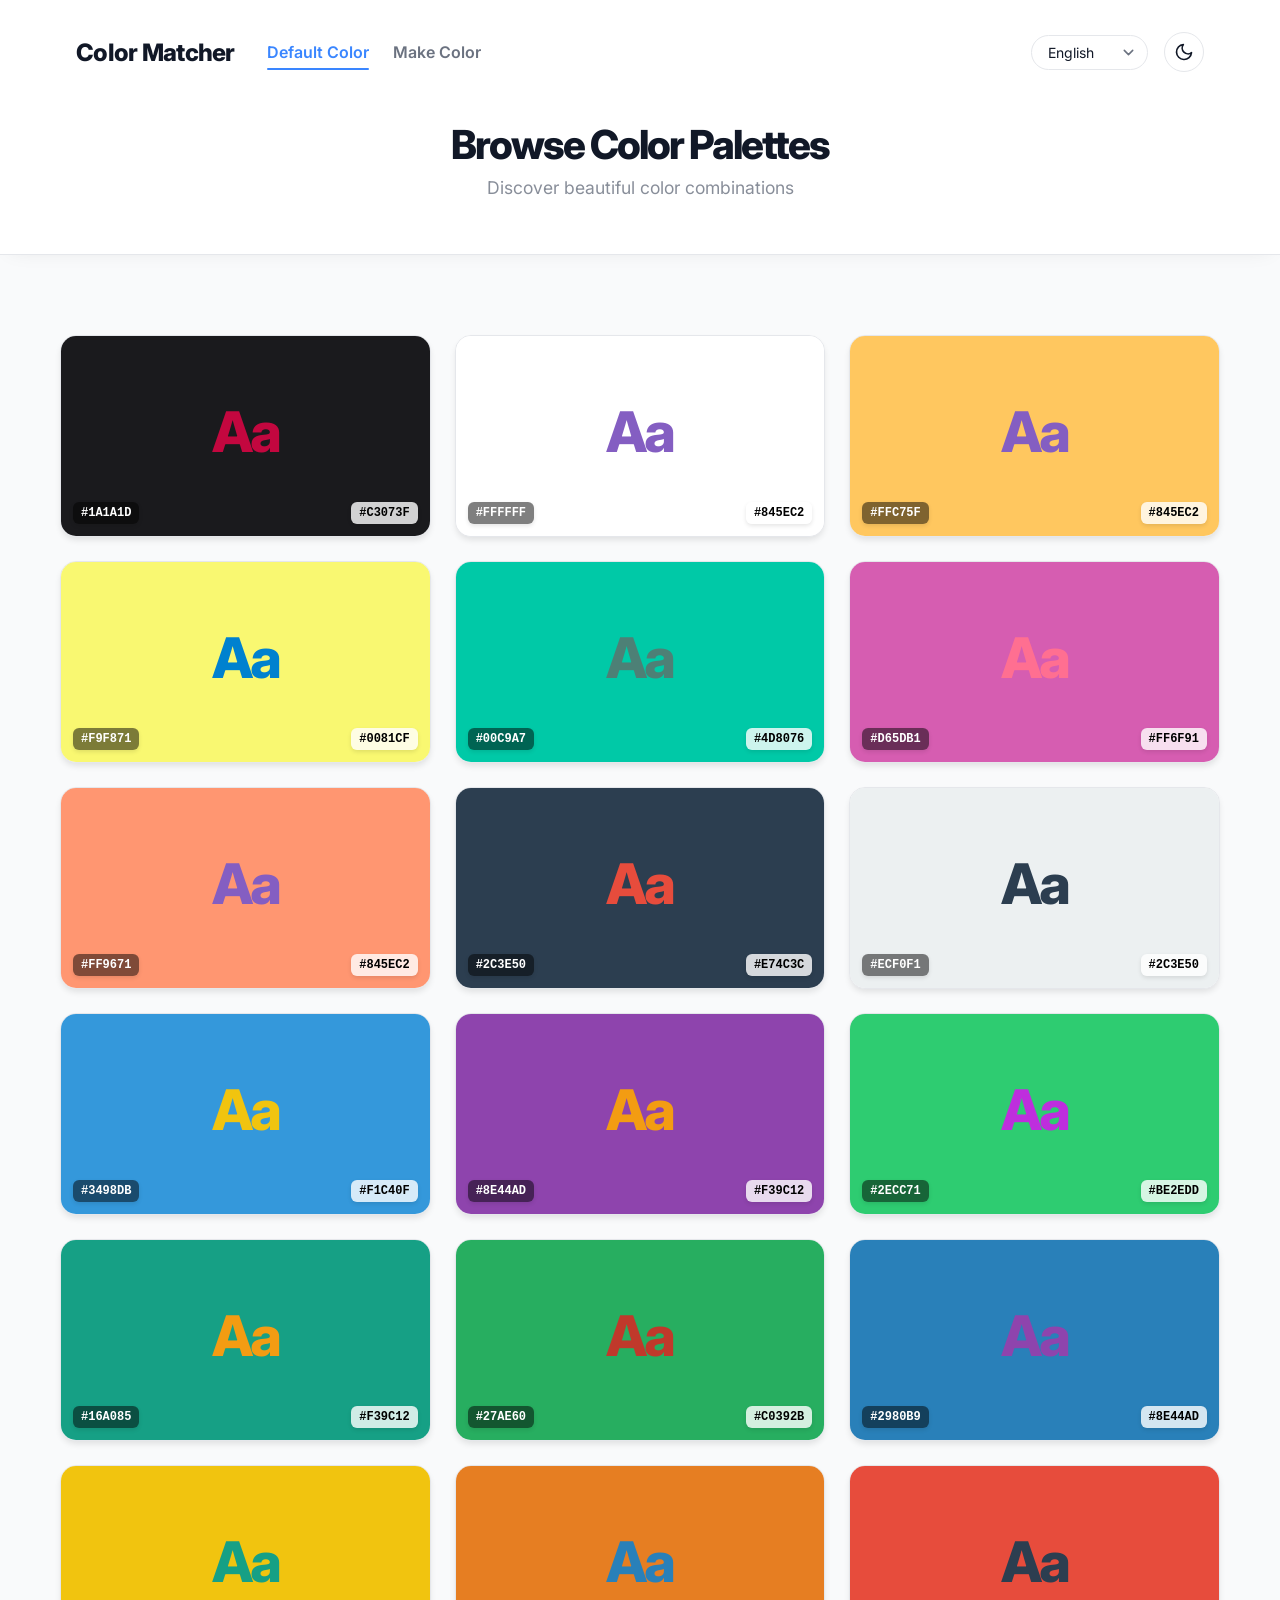
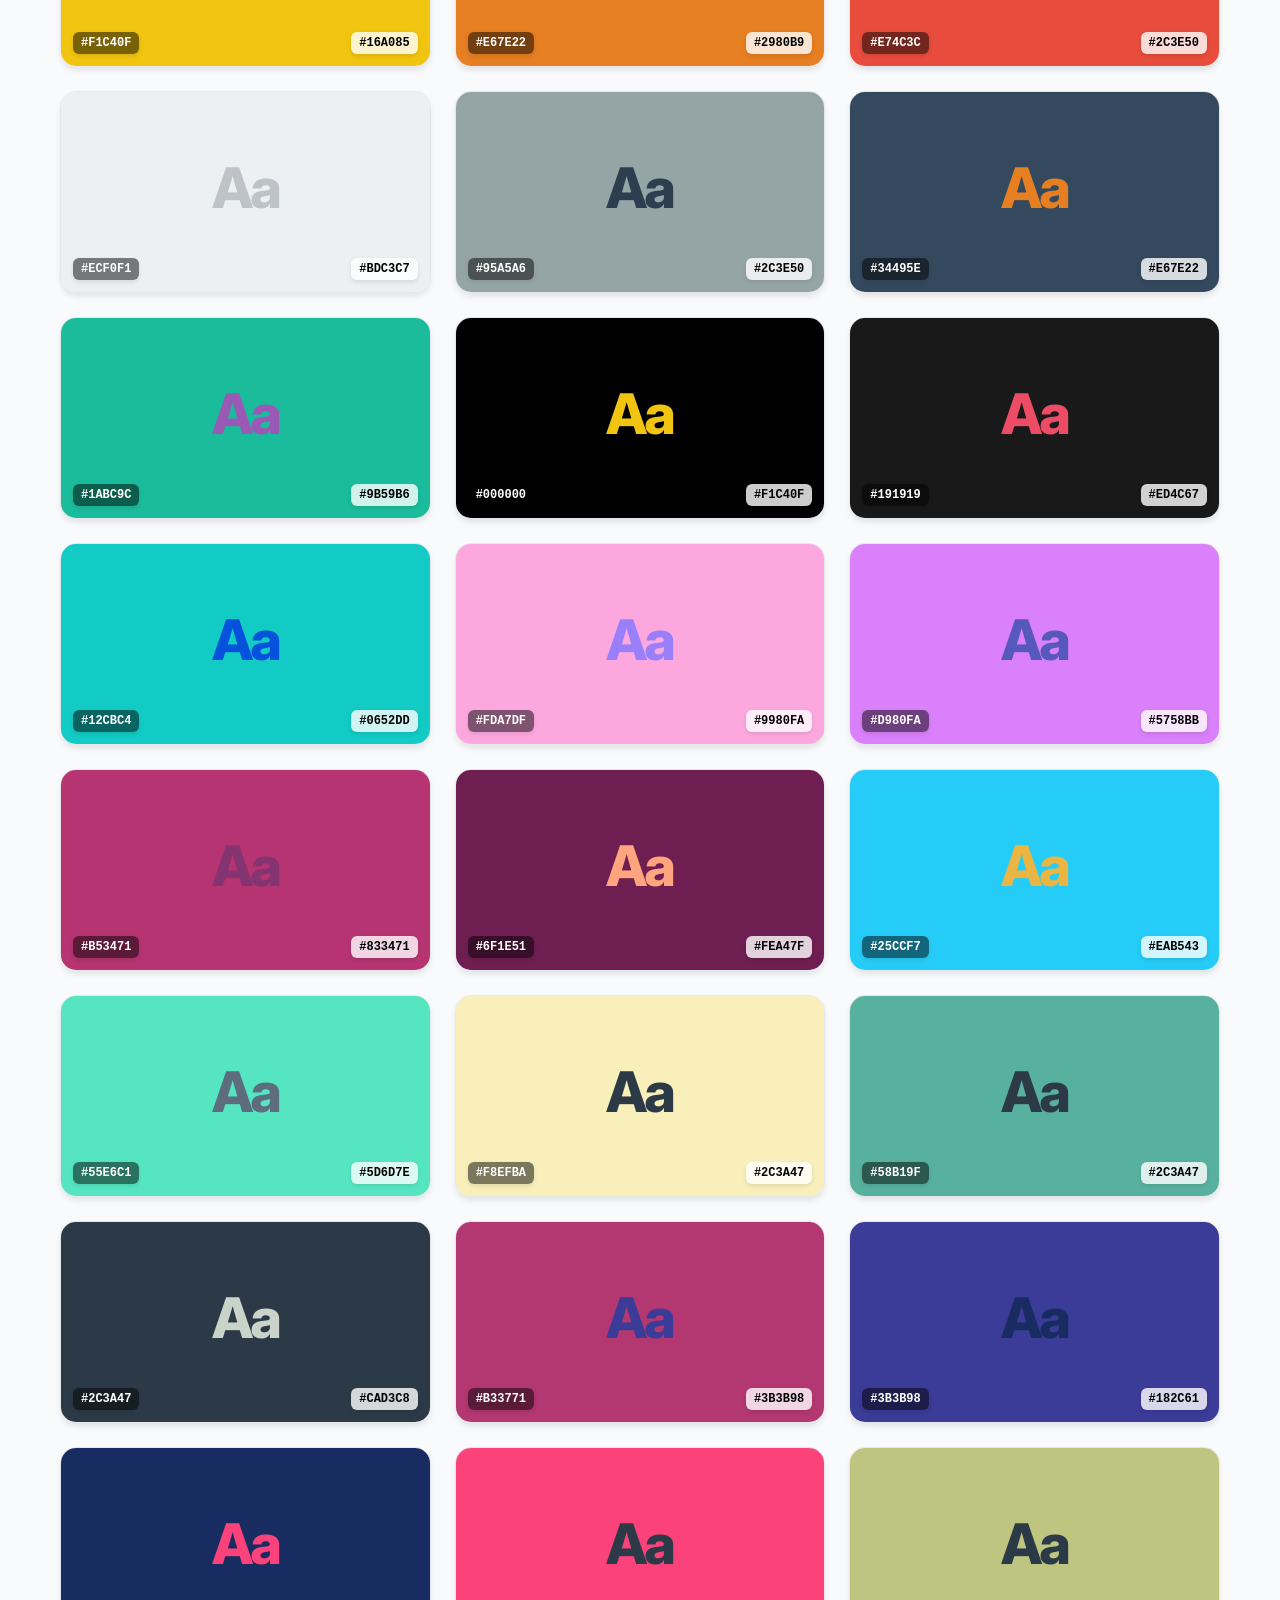
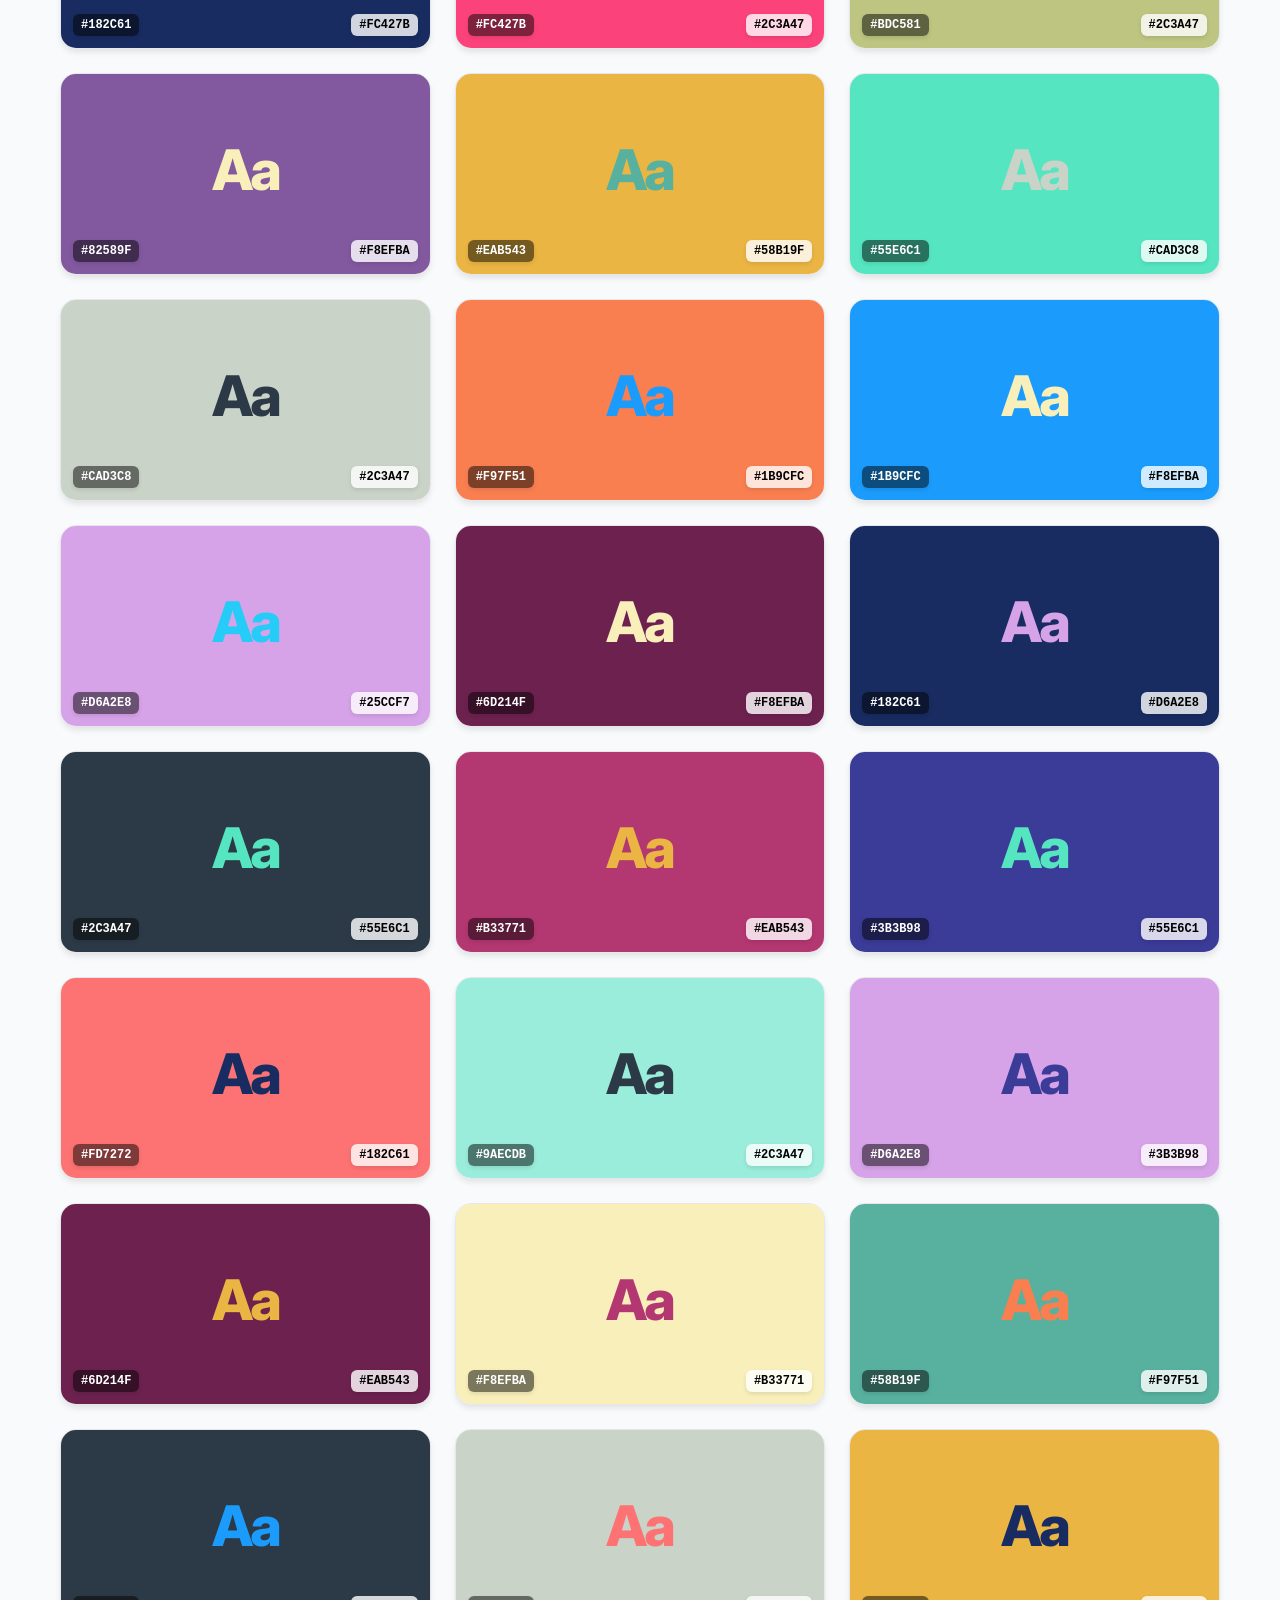
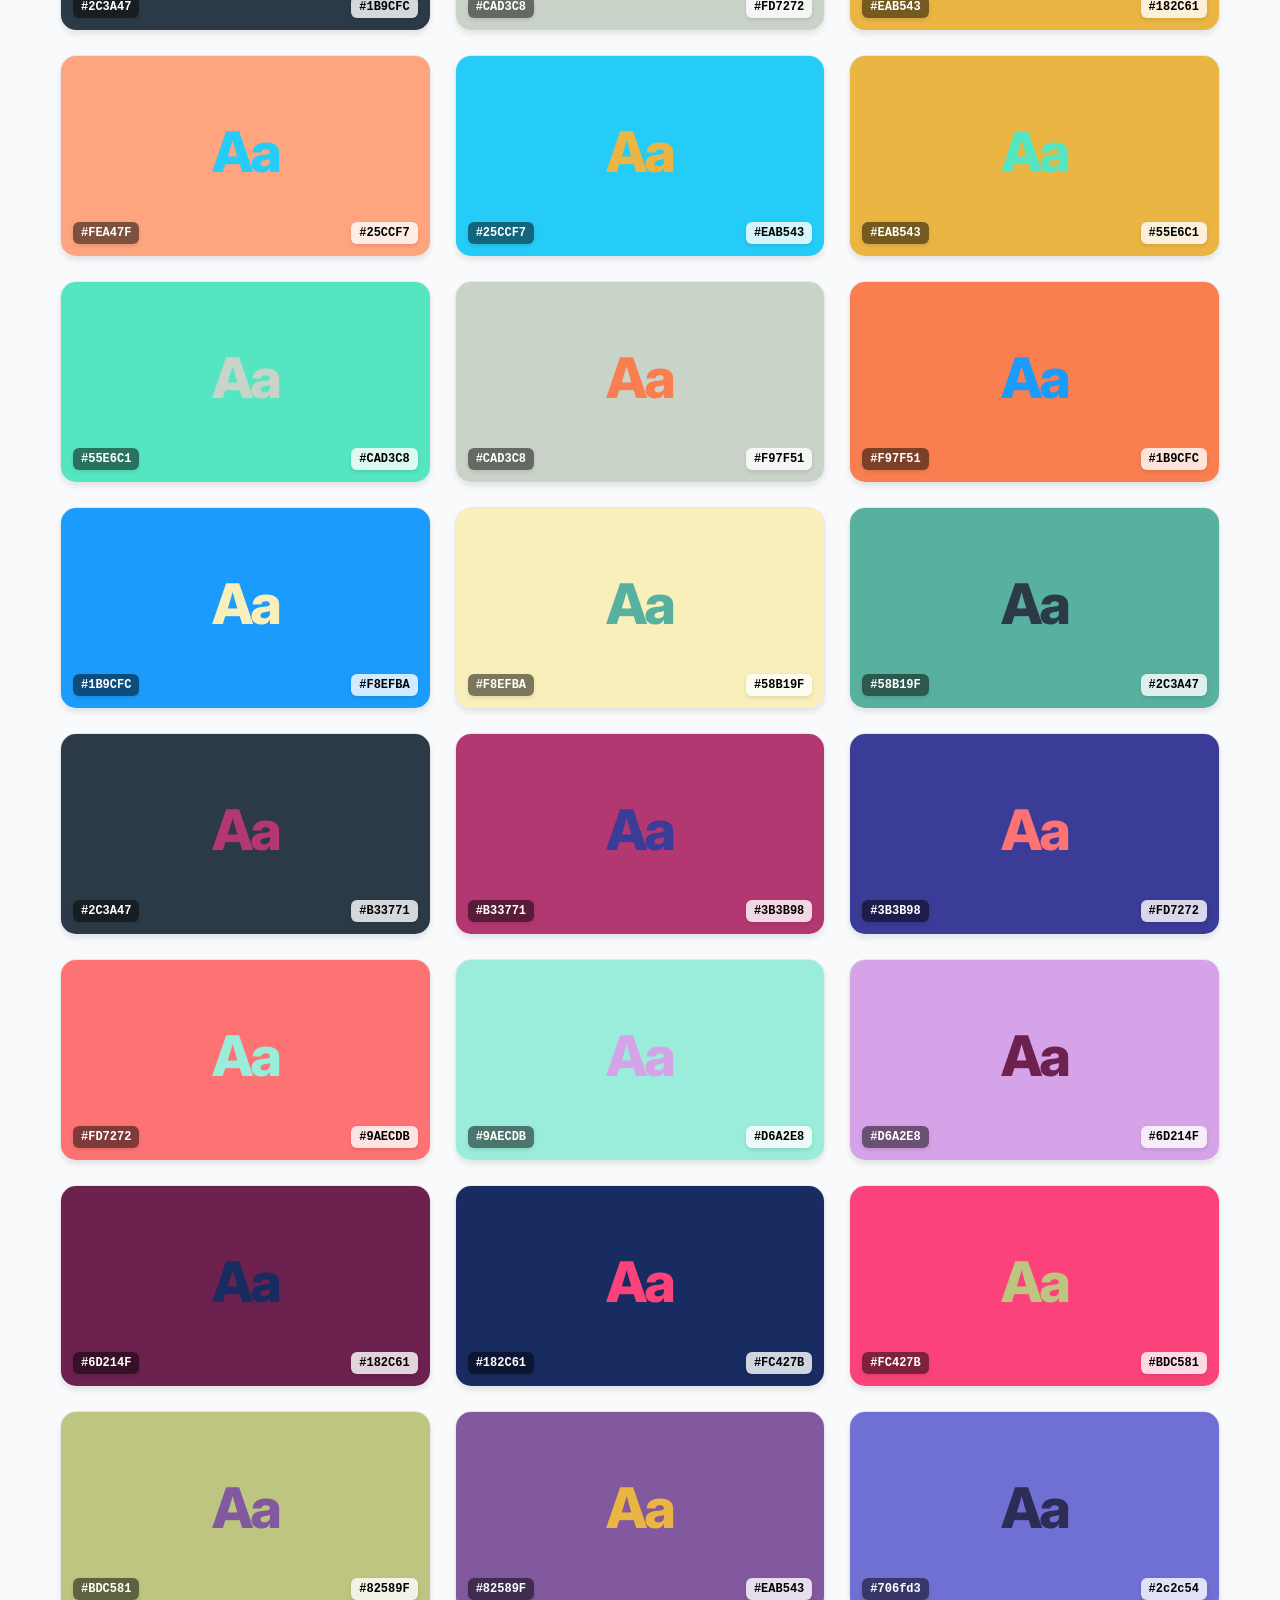
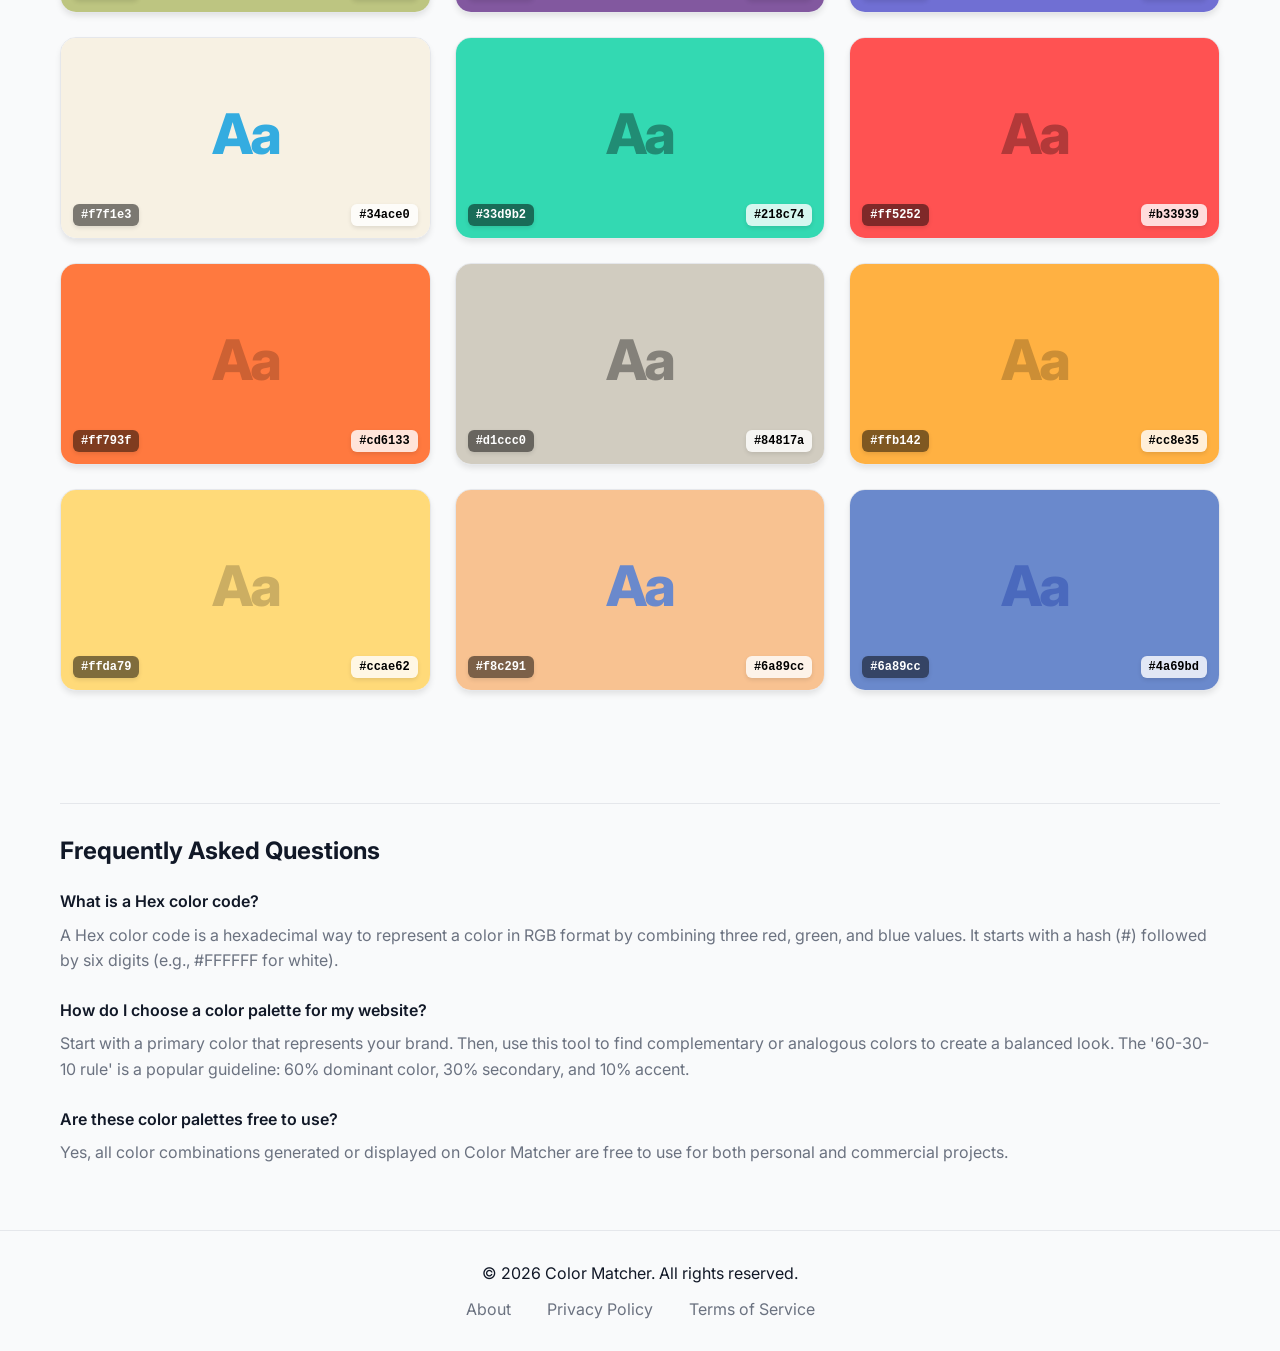
<file: index.html>
<!DOCTYPE html>
<html lang="en">
<head>
    <meta charset="UTF-8">
    <!-- Google tag (gtag.js) -->
    <script async src="https://www.googletagmanager.com/gtag/js?id=G-J1C3428MR5"></script>
    <script>
      window.dataLayer = window.dataLayer || [];
      function gtag(){dataLayer.push(arguments);}
      gtag('js', new Date());

      gtag('config', 'G-J1C3428MR5');
    </script>
    <!-- Microsoft Clarity -->
    <script type="text/javascript"> (function(c,l,a,r,i,t,y){ c[a]=c[a]||function(){(c[a].q=c[a].q||[]).push(arguments)}; t=l.createElement(r);t.async=1;t.src="https://www.clarity.ms/tag/"+i; y=l.getElementsByTagName(r)[0];y.parentNode.insertBefore(t,y); })(window, document, "clarity", "script", "v8egon4c35"); </script>
    
    <!-- Google AdSense -->
    <script async src="https://pagead2.googlesyndication.com/pagead/js/adsbygoogle.js?client=ca-pub-6144766552255496" crossorigin="anonymous"></script>

    <meta name="viewport" content="width=device-width, initial-scale=1.0">
    <title>Browse Beautiful Color Palettes - Color Matcher</title>
    <meta name="description" content="Explore thousands of curated color palettes and combinations. Find the perfect color scheme for your next design, website, or art project. Copy Hex codes instantly.">
    <meta name="keywords" content="color palette browser, color inspiration, beautiful color schemes, hex codes, web design colors, ui palettes, 색상 추천, 컬러 팔레트, 디자인 영감">
    <meta name="author" content="Color Matcher">
    <meta name="robots" content="index, follow">
    
    <!-- Canonical URL -->
    <link rel="canonical" href="https://findcolor.pages.dev/">

    <!-- Open Graph / Facebook -->
    <meta property="og:type" content="website">
    <meta property="og:url" content="https://findcolor.pages.dev/">
    <meta property="og:title" content="Browse Beautiful Color Palettes - Color Matcher">
    <meta property="og:description" content="Explore thousands of curated color palettes and combinations. Find the perfect color scheme for your next design.">
    <meta property="og:image" content="https://findcolor.pages.dev/og-image.png">

    <!-- Twitter -->
    <meta property="twitter:card" content="summary_large_image">
    <meta property="twitter:url" content="https://findcolor.pages.dev/">
    <meta property="twitter:title" content="Browse Beautiful Color Palettes - Color Matcher">
    <meta property="twitter:description" content="Explore thousands of curated color palettes and combinations. Find the perfect color scheme for your next design.">
    <meta property="twitter:image" content="https://findcolor.pages.dev/og-image.png">

    <!-- Structured Data (JSON-LD) -->
    <script type="application/ld+json">
    [
      {
        "@context": "https://schema.org",
        "@type": "WebApplication",
        "name": "Color Matcher",
        "url": "https://findcolor.pages.dev/",
        "description": "A free online tool to browse and generate color palettes.",
        "applicationCategory": "DesignApplication",
        "operatingSystem": "Any",
        "offers": {
          "@type": "Offer",
          "price": "0",
          "priceCurrency": "USD"
        }
      },
      {
        "@context": "https://schema.org",
        "@type": "FAQPage",
        "mainEntity": [{
          "@type": "Question",
          "name": "What is a Hex color code?",
          "acceptedAnswer": {
            "@type": "Answer",
            "text": "A Hex color code is a hexadecimal way to represent a color in RGB format by combining three red, green, and blue values. It starts with a hash (#) followed by six digits."
          }
        }, {
          "@type": "Question",
          "name": "How do I choose a color palette for my website?",
          "acceptedAnswer": {
            "@type": "Answer",
            "text": "Start with a primary color that represents your brand. Then, use this tool to find complementary or analogous colors to create a balanced look. The '60-30-10 rule' is a popular guideline."
          }
        }, {
          "@type": "Question",
          "name": "Are these color palettes free to use?",
          "acceptedAnswer": {
            "@type": "Answer",
            "text": "Yes, all color combinations generated or displayed on Color Matcher are free to use for both personal and commercial projects."
          }
        }]
      }
    ]
    </script>

    <link rel="icon" type="image/svg+xml" href="favicon.svg">
    <link href="https://fonts.googleapis.com/css2?family=Inter:wght@400;600;800&display=swap" rel="stylesheet">
    <link rel="stylesheet" href="style.css">
</head>
<body>
    <header class="header">
        <div class="container">
            <div class="header-top" style="justify-content: space-between; align-items: center;">
                <div style="display: flex; align-items: center; gap: 2rem;">
                    <!-- Logo -->
                    <a href="index.html" style="text-decoration: none; color: var(--text-color); font-weight: 800; font-size: 1.5rem; letter-spacing: -0.03em;">
                        Color Matcher
                    </a>
                    
                    <!-- Navigation -->
                    <nav class="main-nav" style="margin: 0;">
                        <a href="index.html" class="nav-link active" data-i18n="navBrowse">Default Color</a>
                        <a href="matching.html" class="nav-link" data-i18n="navHome">Make Color</a>
                    </nav>
                </div>

                <div style="display: flex; gap: 1rem; align-items: center;">
                    <select id="lang-select" class="lang-select" aria-label="Select Language">
                        <option value="en">English</option>
                        <option value="es">Español</option>
                        <option value="fr">Français</option>
                        <option value="it">Italiano</option>
                        <option value="pt">Português</option>
                        <option value="de">Deutsch</option>
                        <option value="ko">한국어</option>
                        <option value="ja">日本語</option>
                        <option value="zh-CN">简体中文</option>
                        <option value="zh-TW">繁體中文</option>
                    </select>
                    <button id="theme-toggle" class="theme-btn" aria-label="Toggle Dark Mode">
                        <!-- Icon injected by JS -->
                    </button>
                </div>
            </div>
            
            <div class="header-content" style="margin-top: 3rem; text-align: center;">
                <h1 data-i18n="browseTitle" style="font-size: 2.5rem; margin-bottom: 0.5rem; letter-spacing: -0.05em;">Browse Color Palettes</h1>
                <p class="subtitle" data-i18n="browseSubtitle" style="font-size: 1.1rem; opacity: 0.8;">Discover beautiful color combinations</p>
            </div>
        </div>
    </header>

    <main class="container">
        <div id="view-browse" class="view-section" style="margin-top: 2rem;">
            <div id="browse-grid" class="color-grid">
                <!-- Browse cards will be injected here -->
            </div>
        </div>

        <!-- FAQ Section -->
        <section class="content-section" style="margin-top: 4rem; padding-top: 2rem; border-top: 1px solid var(--border-color);">
            <article>
                <h2 style="margin-bottom: 1.5rem;" data-i18n="faqTitle">Frequently Asked Questions</h2>
                <dl style="color: var(--text-secondary); line-height: 1.6;">
                    <dt style="font-weight: 600; margin-bottom: 0.5rem; color: var(--text-color);" data-i18n="faq1Q">What is a Hex color code?</dt>
                    <dd style="margin-bottom: 1.5rem; margin-left: 0;" data-i18n="faq1A">A Hex color code is a hexadecimal way to represent a color in RGB format by combining three red, green, and blue values. It starts with a hash (#) followed by six digits (e.g., #FFFFFF for white).</dd>

                    <dt style="font-weight: 600; margin-bottom: 0.5rem; color: var(--text-color);" data-i18n="faq2Q">How do I choose a color palette for my website?</dt>
                    <dd style="margin-bottom: 1.5rem; margin-left: 0;" data-i18n="faq2A">Start with a primary color that represents your brand. Then, use this tool to find complementary or analogous colors to create a balanced look. The '60-30-10 rule' is a popular guideline: 60% dominant color, 30% secondary, and 10% accent.</dd>

                    <dt style="font-weight: 600; margin-bottom: 0.5rem; color: var(--text-color);" data-i18n="faq3Q">Are these color palettes free to use?</dt>
                    <dd style="margin-bottom: 0; margin-left: 0;" data-i18n="faq3A">Yes, all color combinations generated or displayed on Color Matcher are free to use for both personal and commercial projects.</dd>
                </dl>
            </article>
        </section>
    </main>

    <footer style="margin-top: 4rem; padding: 2rem 0; border-top: 1px solid var(--border-color); text-align: center;">
        <div class="container">
            <p style="margin-bottom: 1rem;">&copy; 2026 Color Matcher. All rights reserved.</p>
            <nav>
                <a href="about.html" style="color: var(--text-secondary); margin: 0 1rem; text-decoration: none;" data-i18n="about">About</a>
                <a href="privacy.html" style="color: var(--text-secondary); margin: 0 1rem; text-decoration: none;" data-i18n="privacyPolicy">Privacy Policy</a>
                <a href="terms.html" style="color: var(--text-secondary); margin: 0 1rem; text-decoration: none;" data-i18n="termsOfService">Terms of Service</a>
            </nav>
        </div>
    </footer>

    <div id="toast" class="toast">Copied to clipboard!</div>
    <script src="main.js?v=3" type="module"></script>
</body>
</html>
</file>
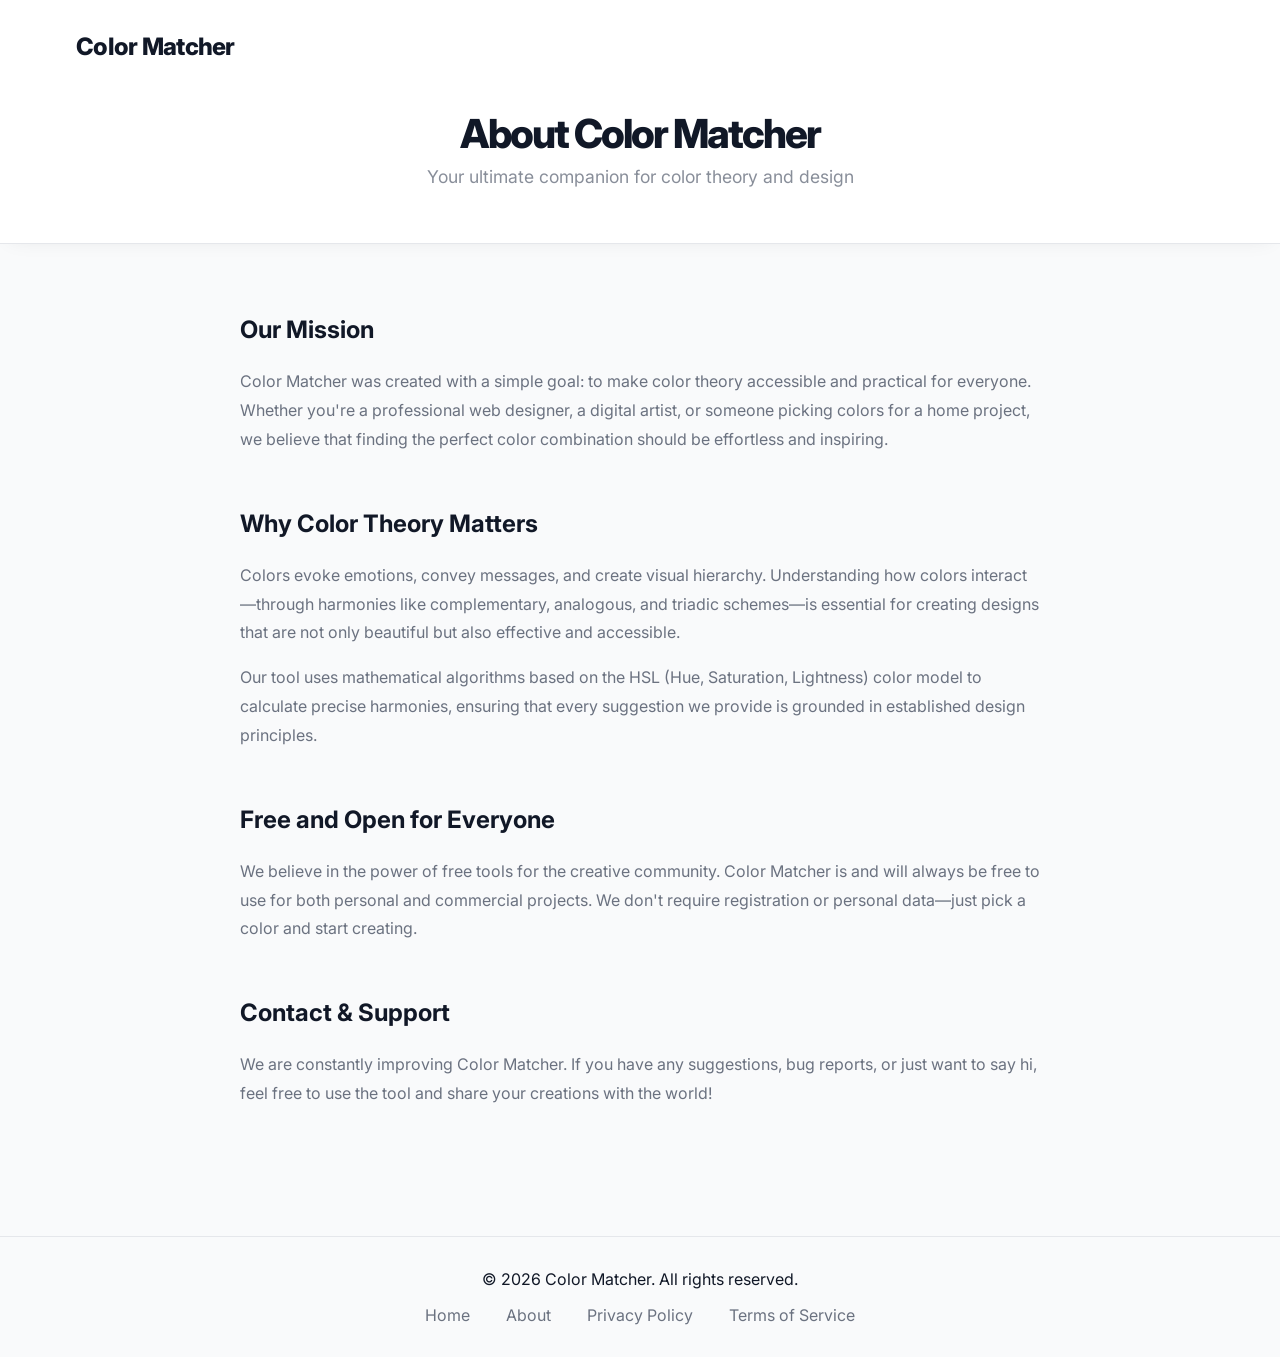
<file: about.html>
<!DOCTYPE html>
<html lang="en">
<head>
    <meta charset="UTF-8">
    <!-- Google tag (gtag.js) -->
    <script async src="https://www.googletagmanager.com/gtag/js?id=G-J1C3428MR5"></script>
    <script>
      window.dataLayer = window.dataLayer || [];
      function gtag(){dataLayer.push(arguments);}
      gtag('js', new Date());

      gtag('config', 'G-J1C3428MR5');
    </script>
    <!-- Microsoft Clarity -->
    <script type="text/javascript"> (function(c,l,a,r,i,t,y){ c[a]=c[a]||function(){(c[a].q=c[a].q||[]).push(arguments)}; t=l.createElement(r);t.async=1;t.src="https://www.clarity.ms/tag/"+i; y=l.getElementsByTagName(r)[0];y.parentNode.insertBefore(t,y); })(window, document, "clarity", "script", "v8egon4c35"); </script>
    
    <!-- Google AdSense -->
    <script async src="https://pagead2.googlesyndication.com/pagead/js/adsbygoogle.js?client=ca-pub-6144766552255496" crossorigin="anonymous"></script>

    <meta name="viewport" content="width=device-width, initial-scale=1.0">
    <title>About - Color Matcher</title>
    <meta name="description" content="Learn more about Color Matcher, our mission to provide beautiful color harmonies for designers and artists.">
    <link rel="icon" type="image/svg+xml" href="favicon.svg">
    <link rel="stylesheet" href="style.css">
    <link href="https://fonts.googleapis.com/css2?family=Inter:wght@400;600;800&display=swap" rel="stylesheet">
</head>
<body>
    <header class="header">
        <div class="container">
            <div class="header-top" style="justify-content: space-between; align-items: center;">
                <div style="display: flex; align-items: center; gap: 2rem;">
                    <!-- Logo -->
                    <a href="index.html" style="text-decoration: none; color: var(--text-color); font-weight: 800; font-size: 1.5rem; letter-spacing: -0.03em;">
                        Color Matcher
                    </a>
                </div>
            </div>
            <div class="header-content" style="margin-top: 3rem; text-align: center;">
                <h1 style="font-size: 2.5rem; margin-bottom: 0.5rem; letter-spacing: -0.05em;">About Color Matcher</h1>
                <p class="subtitle" style="font-size: 1.1rem; opacity: 0.8;">Your ultimate companion for color theory and design</p>
            </div>
        </div>
    </header>

    <main class="container" style="max-width: 800px; padding: 4rem 0;">
        <article style="line-height: 1.8; color: var(--text-secondary);">
            <section style="margin-bottom: 3rem;">
                <h2 style="color: var(--text-color); margin-bottom: 1rem;">Our Mission</h2>
                <p>
                    Color Matcher was created with a simple goal: to make color theory accessible and practical for everyone. Whether you're a professional web designer, a digital artist, or someone picking colors for a home project, we believe that finding the perfect color combination should be effortless and inspiring.
                </p>
            </section>

            <section style="margin-bottom: 3rem;">
                <h2 style="color: var(--text-color); margin-bottom: 1rem;">Why Color Theory Matters</h2>
                <p>
                    Colors evoke emotions, convey messages, and create visual hierarchy. Understanding how colors interact—through harmonies like complementary, analogous, and triadic schemes—is essential for creating designs that are not only beautiful but also effective and accessible.
                </p>
                <p style="margin-top: 1rem;">
                    Our tool uses mathematical algorithms based on the HSL (Hue, Saturation, Lightness) color model to calculate precise harmonies, ensuring that every suggestion we provide is grounded in established design principles.
                </p>
            </section>

            <section style="margin-bottom: 3rem;">
                <h2 style="color: var(--text-color); margin-bottom: 1rem;">Free and Open for Everyone</h2>
                <p>
                    We believe in the power of free tools for the creative community. Color Matcher is and will always be free to use for both personal and commercial projects. We don't require registration or personal data—just pick a color and start creating.
                </p>
            </section>

            <section>
                <h2 style="color: var(--text-color); margin-bottom: 1rem;">Contact & Support</h2>
                <p>
                    We are constantly improving Color Matcher. If you have any suggestions, bug reports, or just want to say hi, feel free to use the tool and share your creations with the world!
                </p>
            </section>
        </article>
    </main>

    <footer style="margin-top: 4rem; padding: 2rem 0; border-top: 1px solid var(--border-color); text-align: center;">
        <div class="container">
            <p style="margin-bottom: 1rem;">&copy; 2026 Color Matcher. All rights reserved.</p>
            <nav>
                <a href="index.html" style="color: var(--text-secondary); margin: 0 1rem; text-decoration: none;">Home</a>
                <a href="about.html" style="color: var(--text-secondary); margin: 0 1rem; text-decoration: none;">About</a>
                <a href="privacy.html" style="color: var(--text-secondary); margin: 0 1rem; text-decoration: none;">Privacy Policy</a>
                <a href="terms.html" style="color: var(--text-secondary); margin: 0 1rem; text-decoration: none;">Terms of Service</a>
            </nav>
        </div>
    </footer>
</body>
</html>
</file>
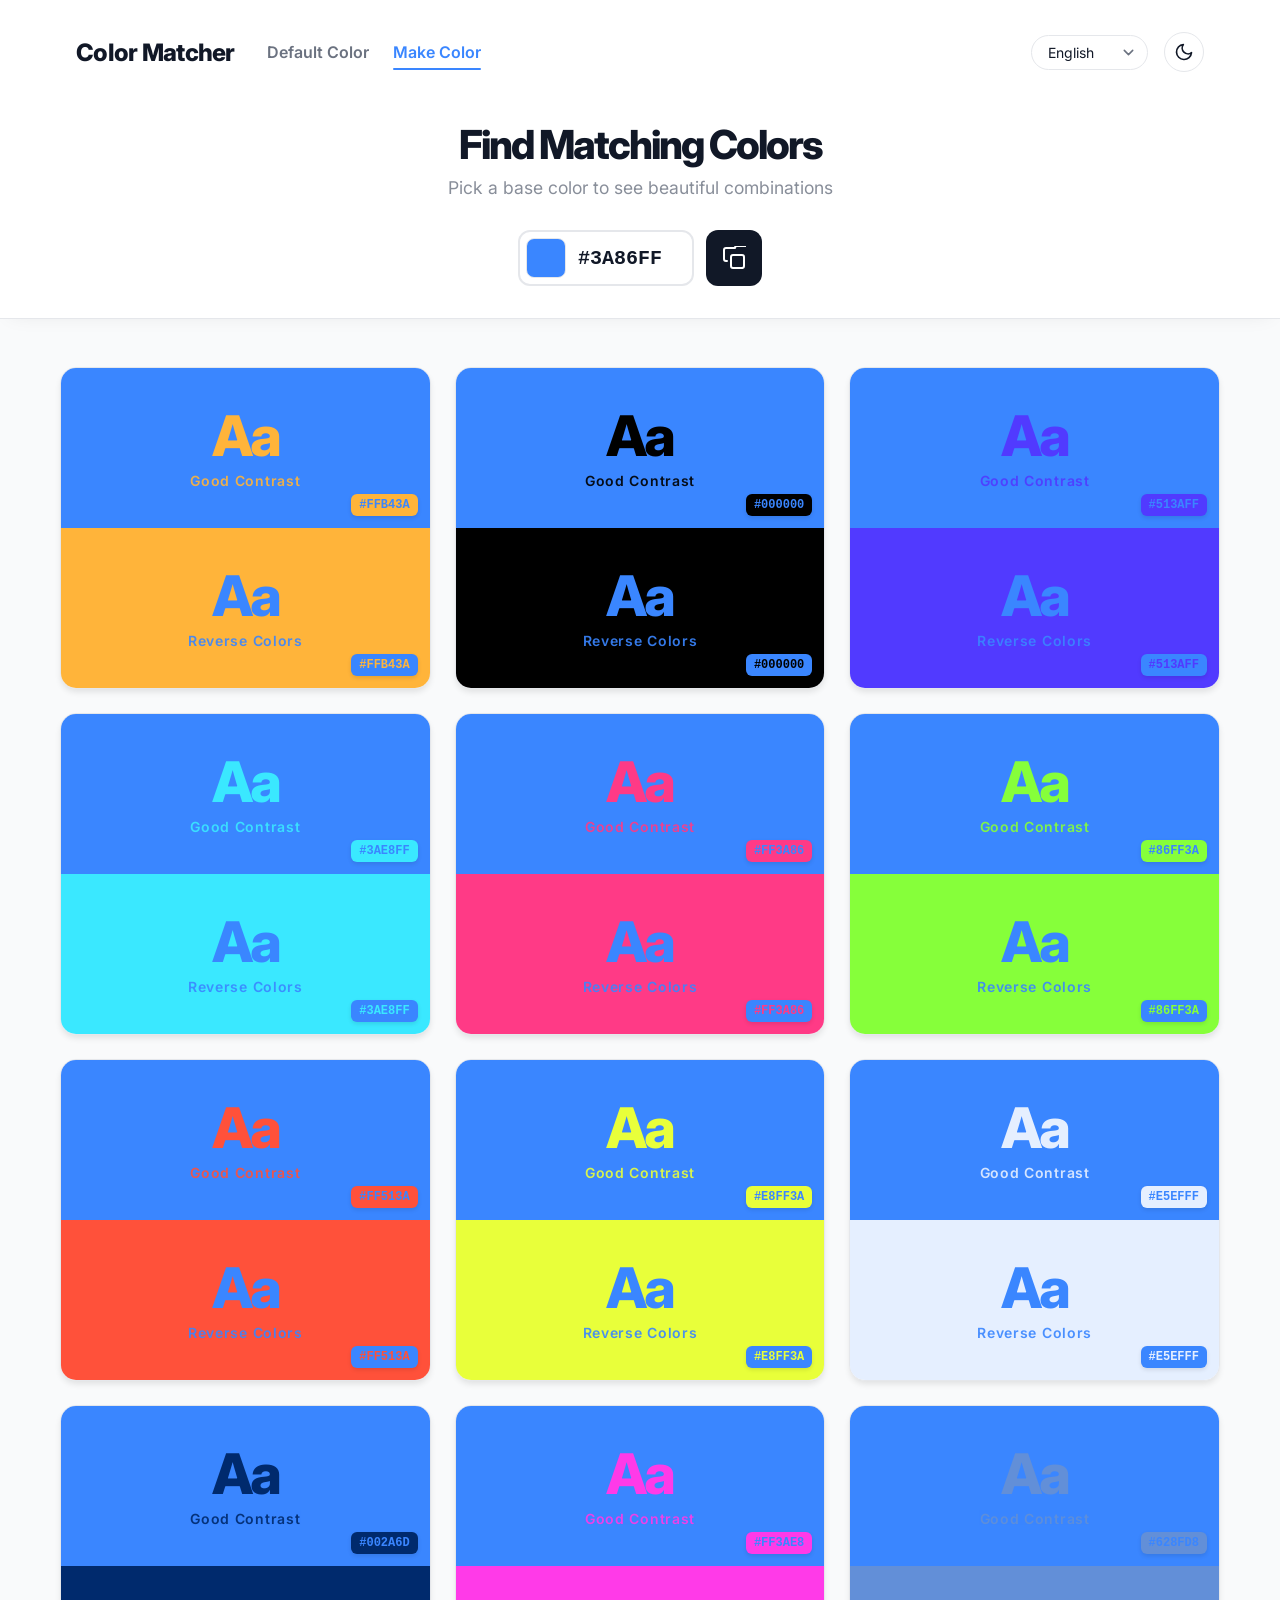
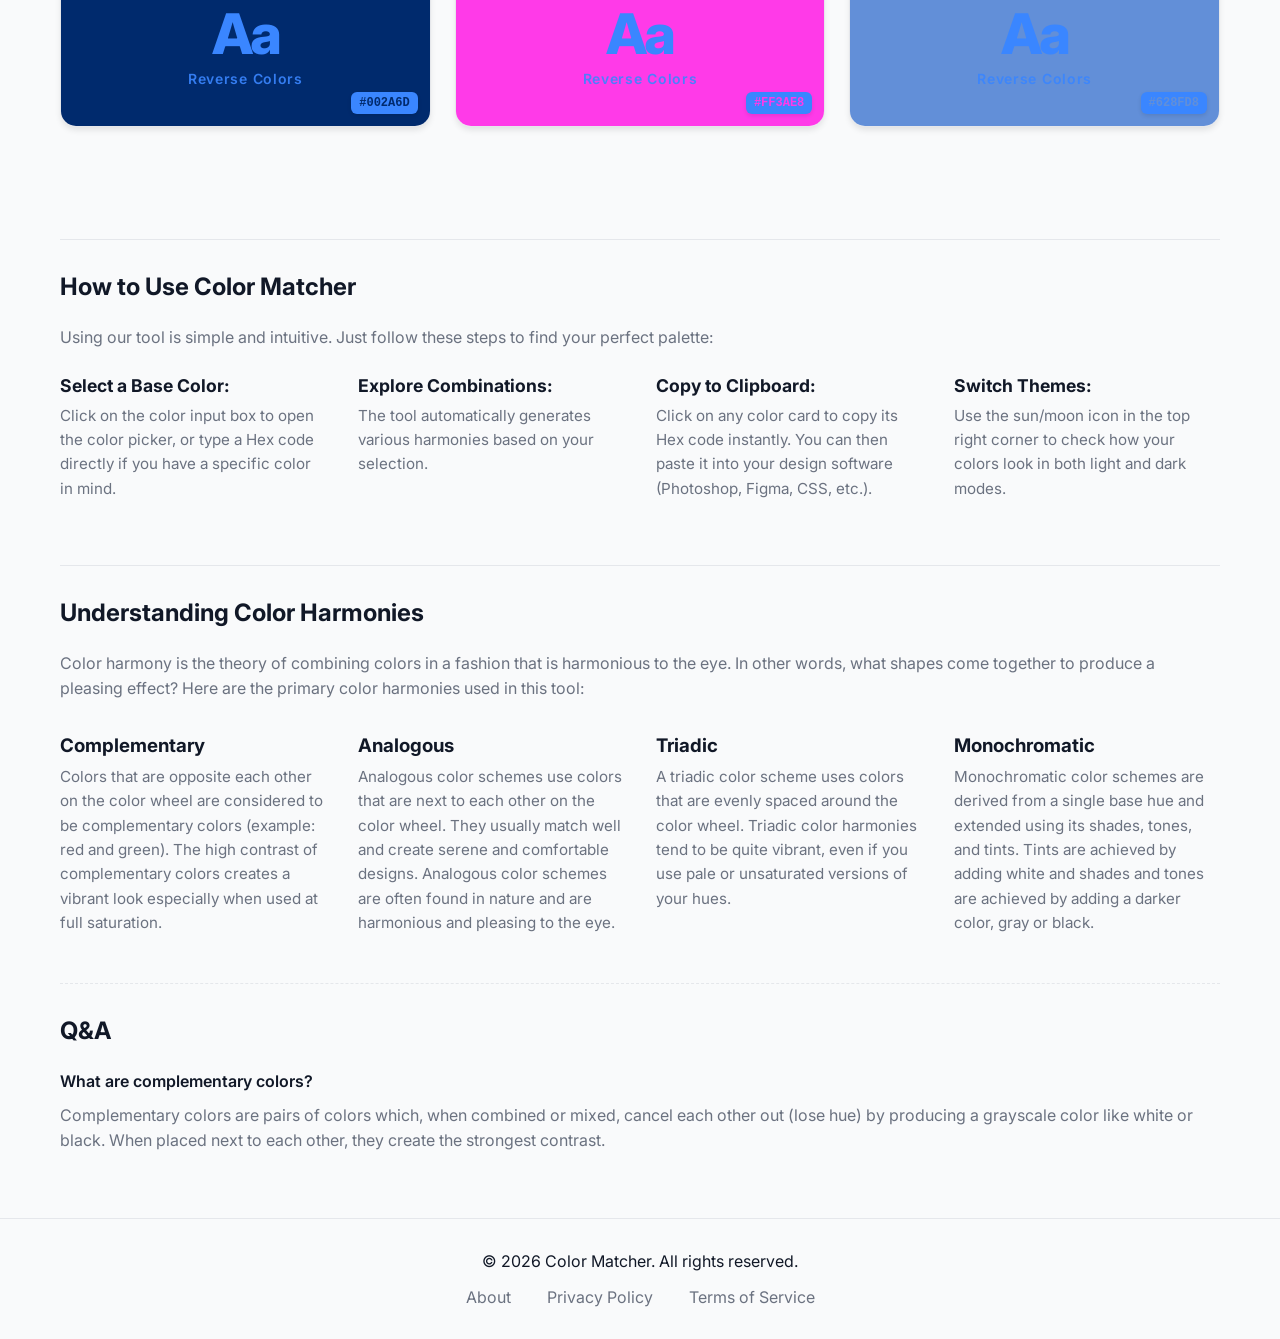
<file: matching.html>
<!DOCTYPE html>
<html lang="en">
<head>
    <meta charset="UTF-8">
    <!-- Google tag (gtag.js) -->
    <script async src="https://www.googletagmanager.com/gtag/js?id=G-J1C3428MR5"></script>
    <script>
      window.dataLayer = window.dataLayer || [];
      function gtag(){dataLayer.push(arguments);}
      gtag('js', new Date());

      gtag('config', 'G-J1C3428MR5');
    </script>
    <!-- Microsoft Clarity -->
    <script type="text/javascript"> (function(c,l,a,r,i,t,y){ c[a]=c[a]||function(){(c[a].q=c[a].q||[]).push(arguments)}; t=l.createElement(r);t.async=1;t.src="https://www.clarity.ms/tag/"+i; y=l.getElementsByTagName(r)[0];y.parentNode.insertBefore(t,y); })(window, document, "clarity", "script", "v8egon4c35"); </script>

    <meta name="viewport" content="width=device-width, initial-scale=1.0">
    <title>Free Color Palette Generator & Matcher - Create Schemes</title>
    <meta name="description" content="Generate perfect color harmonies instantly. Find complementary, analogous, and triadic colors for any base color. Free online color matching tool.">
    <meta name="keywords" content="color palette generator, color matcher, complementary color finder, hex color tool, color schemes generator, 색상 조합 생성기, 보색 찾기, 컬러 매처">
    <meta name="author" content="Color Matcher">
    <meta name="robots" content="index, follow">

    <!-- Canonical URL -->
    <link rel="canonical" href="https://findcolor.pages.dev/matching.html">

    <!-- Open Graph / Facebook -->
    <meta property="og:type" content="website">
    <meta property="og:url" content="https://findcolor.pages.dev/matching.html">
    <meta property="og:title" content="Free Color Palette Generator & Matcher">
    <meta property="og:description" content="Create beautiful color schemes instantly. Input a base color and get perfect harmonies.">
    <meta property="og:image" content="https://findcolor.pages.dev/og-image.png">

    <!-- Twitter -->
    <meta property="twitter:card" content="summary_large_image">
    <meta property="twitter:url" content="https://findcolor.pages.dev/matching.html">
    <meta property="twitter:title" content="Free Color Palette Generator & Matcher">
    <meta property="twitter:description" content="Create beautiful color schemes instantly. Input a base color and get perfect harmonies.">
    <meta property="twitter:image" content="https://findcolor.pages.dev/og-image.png">

    <!-- Structured Data (JSON-LD) -->
    <script type="application/ld+json">
    [
      {
        "@context": "https://schema.org",
        "@type": "WebApplication",
        "name": "Color Matcher Generator",
        "url": "https://findcolor.pages.dev/matching.html",
        "description": "An interactive tool to generate complementary, analogous, and triadic color schemes.",
        "applicationCategory": "DesignApplication",
        "operatingSystem": "Any",
        "offers": {
          "@type": "Offer",
          "price": "0",
          "priceCurrency": "USD"
        }
      },
      {
        "@context": "https://schema.org",
        "@type": "FAQPage",
        "mainEntity": [{
          "@type": "Question",
          "name": "What are complementary colors?",
          "acceptedAnswer": {
            "@type": "Answer",
            "text": "Complementary colors are pairs of colors which, when combined or mixed, cancel each other out. They are opposite each other on the color wheel."
          }
        }]
      }
    ]
    </script>

    <link rel="icon" type="image/svg+xml" href="favicon.svg">
    <link href="https://fonts.googleapis.com/css2?family=Inter:wght@400;600;800&display=swap" rel="stylesheet">
    <link rel="stylesheet" href="style.css">
</head>
<body>
    <header class="header">
        <div class="container">
            <div class="header-top" style="justify-content: space-between; align-items: center;">
                <div style="display: flex; align-items: center; gap: 2rem;">
                    <!-- Logo -->
                    <a href="index.html" style="text-decoration: none; color: var(--text-color); font-weight: 800; font-size: 1.5rem; letter-spacing: -0.03em;">
                        Color Matcher
                    </a>
                    
                    <!-- Navigation -->
                    <nav class="main-nav" style="margin: 0;">
                        <a href="index.html" class="nav-link" data-i18n="navBrowse">Default Color</a>
                        <a href="matching.html" class="nav-link active" data-i18n="navHome">Make Color</a>
                    </nav>
                </div>

                <div style="display: flex; gap: 1rem; align-items: center;">
                    <select id="lang-select" class="lang-select" aria-label="Select Language">
                        <option value="en">English</option>
                        <option value="es">Español</option>
                        <option value="fr">Français</option>
                        <option value="it">Italiano</option>
                        <option value="pt">Português</option>
                        <option value="de">Deutsch</option>
                        <option value="ko">한국어</option>
                        <option value="ja">日本語</option>
                        <option value="zh-CN">简体中文</option>
                        <option value="zh-TW">繁體中文</option>
                    </select>
                    <button id="theme-toggle" class="theme-btn" aria-label="Toggle Dark Mode">
                        <!-- Icon injected by JS -->
                    </button>
                </div>
            </div>
            
            <div class="header-content" style="margin-top: 3rem; text-align: center;">
                <h1 data-i18n="title" style="font-size: 2.5rem; margin-bottom: 0.5rem; letter-spacing: -0.05em;">Find Matching Colors</h1>
                <p class="subtitle" data-i18n="subtitle" style="font-size: 1.1rem; opacity: 0.8;">Pick a base color to see beautiful combinations</p>
            </div>
            
            <div id="view-home" class="view-section" style="margin-top: 2rem;">
                <div class="input-group">
                    <div class="input-wrapper">
                        <div class="color-preview" id="color-preview">
                            <input type="color" id="color-picker" value="#3a86ff">
                        </div>
                        <input type="text" id="hex-input" value="#3A86FF" maxlength="7">
                    </div>
                    <button id="copy-base-btn" class="copy-btn" aria-label="Copy Color">
                        <svg width="24" height="24" viewBox="0 0 24 24" fill="none" stroke="currentColor" stroke-width="2" stroke-linecap="round" stroke-linejoin="round"><rect x="9" y="9" width="13" height="13" rx="2" ry="2"></rect><path d="M5 15H4a2 2 0 0 1-2-2V4a2 2 0 0 1 2-2h9a2 2 0 0 1 2-2h9a2 2 0 0 1 2 2v1"></path></svg>
                    </button>
                </div>
            </div>
        </div>
    </header>

    <main class="container">
        <div id="grid" class="color-grid">
            <!-- Cards will be injected here -->
        </div>
        
        <!-- How to Use Section -->
        <section class="content-section" style="margin-top: 4rem; padding-top: 2rem; border-top: 1px solid var(--border-color);">
            <article>
                <h2 style="margin-bottom: 1.5rem;" data-i18n="howToUseTitle">How to Use Color Matcher</h2>
                <p style="margin-bottom: 1.5rem; color: var(--text-secondary); line-height: 1.6;" data-i18n="howToUseDesc">Using our tool is simple and intuitive. Just follow these steps to find your perfect palette:</p>
                
                <div style="display: grid; grid-template-columns: repeat(auto-fit, minmax(250px, 1fr)); gap: 2rem;">
                    <div>
                        <h3 style="margin-bottom: 0.5rem; font-size: 1.1rem;" data-i18n="step1Title">Select a Base Color:</h3>
                        <p style="color: var(--text-secondary); line-height: 1.6; font-size: 0.95rem;" data-i18n="step1Desc">Click on the color input box to open the color picker, or type a Hex code directly if you have a specific color in mind.</p>
                    </div>
                    <div>
                        <h3 style="margin-bottom: 0.5rem; font-size: 1.1rem;" data-i18n="step2Title">Explore Combinations:</h3>
                        <p style="color: var(--text-secondary); line-height: 1.6; font-size: 0.95rem;" data-i18n="step2Desc">The tool automatically generates various harmonies based on your selection.</p>
                    </div>
                    <div>
                        <h3 style="margin-bottom: 0.5rem; font-size: 1.1rem;" data-i18n="step3Title">Copy to Clipboard:</h3>
                        <p style="color: var(--text-secondary); line-height: 1.6; font-size: 0.95rem;" data-i18n="step3Desc">Click on any color card to copy its Hex code instantly. You can then paste it into your design software (Photoshop, Figma, CSS, etc.).</p>
                    </div>
                    <div>
                        <h3 style="margin-bottom: 0.5rem; font-size: 1.1rem;" data-i18n="step4Title">Switch Themes:</h3>
                        <p style="color: var(--text-secondary); line-height: 1.6; font-size: 0.95rem;" data-i18n="step4Desc">Use the sun/moon icon in the top right corner to check how your colors look in both light and dark modes.</p>
                    </div>
                </div>
            </article>
        </section>

        <section class="content-section" style="margin-top: 4rem; padding-top: 2rem; border-top: 1px solid var(--border-color);">
            <article>
                <h2 style="margin-bottom: 1.5rem;" data-i18n="understandingHarmoniesTitle">Understanding Color Harmonies</h2>
                <p style="margin-bottom: 1rem; color: var(--text-secondary); line-height: 1.6;" data-i18n="understandingHarmoniesDesc">
                    Color harmony is the theory of combining colors in a fashion that is harmonious to the eye. In other words, what shapes come together to produce a pleasing effect? Here are the primary color harmonies used in this tool:
                </p>
                
                <div style="display: grid; grid-template-columns: repeat(auto-fit, minmax(250px, 1fr)); gap: 2rem; margin-top: 2rem;">
                    <div>
                        <h3 style="margin-bottom: 0.5rem;" data-i18n="complementaryTitle">Complementary</h3>
                        <p style="color: var(--text-secondary); line-height: 1.6; font-size: 0.95rem;" data-i18n="complementaryDesc">
                            Colors that are opposite each other on the color wheel are considered to be complementary colors (example: red and green). The high contrast of complementary colors creates a vibrant look especially when used at full saturation.
                        </p>
                    </div>
                    <div>
                        <h3 style="margin-bottom: 0.5rem;" data-i18n="analogousTitle">Analogous</h3>
                        <p style="color: var(--text-secondary); line-height: 1.6; font-size: 0.95rem;" data-i18n="analogousDesc">
                            Analogous color schemes use colors that are next to each other on the color wheel. They usually match well and create serene and comfortable designs. Analogous color schemes are often found in nature and are harmonious and pleasing to the eye.
                        </p>
                    </div>
                    <div>
                        <h3 style="margin-bottom: 0.5rem;" data-i18n="triadicTitle">Triadic</h3>
                        <p style="color: var(--text-secondary); line-height: 1.6; font-size: 0.95rem;" data-i18n="triadicDesc">
                            A triadic color scheme uses colors that are evenly spaced around the color wheel. Triadic color harmonies tend to be quite vibrant, even if you use pale or unsaturated versions of your hues.
                        </p>
                    </div>
                    <div>
                        <h3 style="margin-bottom: 0.5rem;" data-i18n="monochromaticTitle">Monochromatic</h3>
                        <p style="color: var(--text-secondary); line-height: 1.6; font-size: 0.95rem;" data-i18n="monochromaticDesc">
                            Monochromatic color schemes are derived from a single base hue and extended using its shades, tones, and tints. Tints are achieved by adding white and shades and tones are achieved by adding a darker color, gray or black.
                        </p>
                    </div>
                </div>
            </article>

            <!-- Additional FAQ for Matching -->
            <article style="margin-top: 3rem; padding-top: 2rem; border-top: 1px dashed var(--border-color);">
                <h2 style="margin-bottom: 1.5rem;">Q&A</h2>
                <dl style="color: var(--text-secondary); line-height: 1.6;">
                    <dt style="font-weight: 600; margin-bottom: 0.5rem; color: var(--text-color);" data-i18n="faq4Q">What are complementary colors?</dt>
                    <dd style="margin-bottom: 0; margin-left: 0;" data-i18n="faq4A">Complementary colors are pairs of colors which, when combined or mixed, cancel each other out (lose hue) by producing a grayscale color like white or black. When placed next to each other, they create the strongest contrast.</dd>
                </dl>
            </article>
        </section>
    </main>

    <footer style="margin-top: 4rem; padding: 2rem 0; border-top: 1px solid var(--border-color); text-align: center;">
        <div class="container">
            <p style="margin-bottom: 1rem;">&copy; 2026 Color Matcher. All rights reserved.</p>
            <nav>
                <a href="about.html" style="color: var(--text-secondary); margin: 0 1rem; text-decoration: none;" data-i18n="about">About</a>
                <a href="privacy.html" style="color: var(--text-secondary); margin: 0 1rem; text-decoration: none;" data-i18n="privacyPolicy">Privacy Policy</a>
                <a href="terms.html" style="color: var(--text-secondary); margin: 0 1rem; text-decoration: none;" data-i18n="termsOfService">Terms of Service</a>
            </nav>
        </div>
    </footer>

    <div id="toast" class="toast">Copied to clipboard!</div>
    <script src="main.js?v=3" type="module"></script>
</body>
</html>
</file>
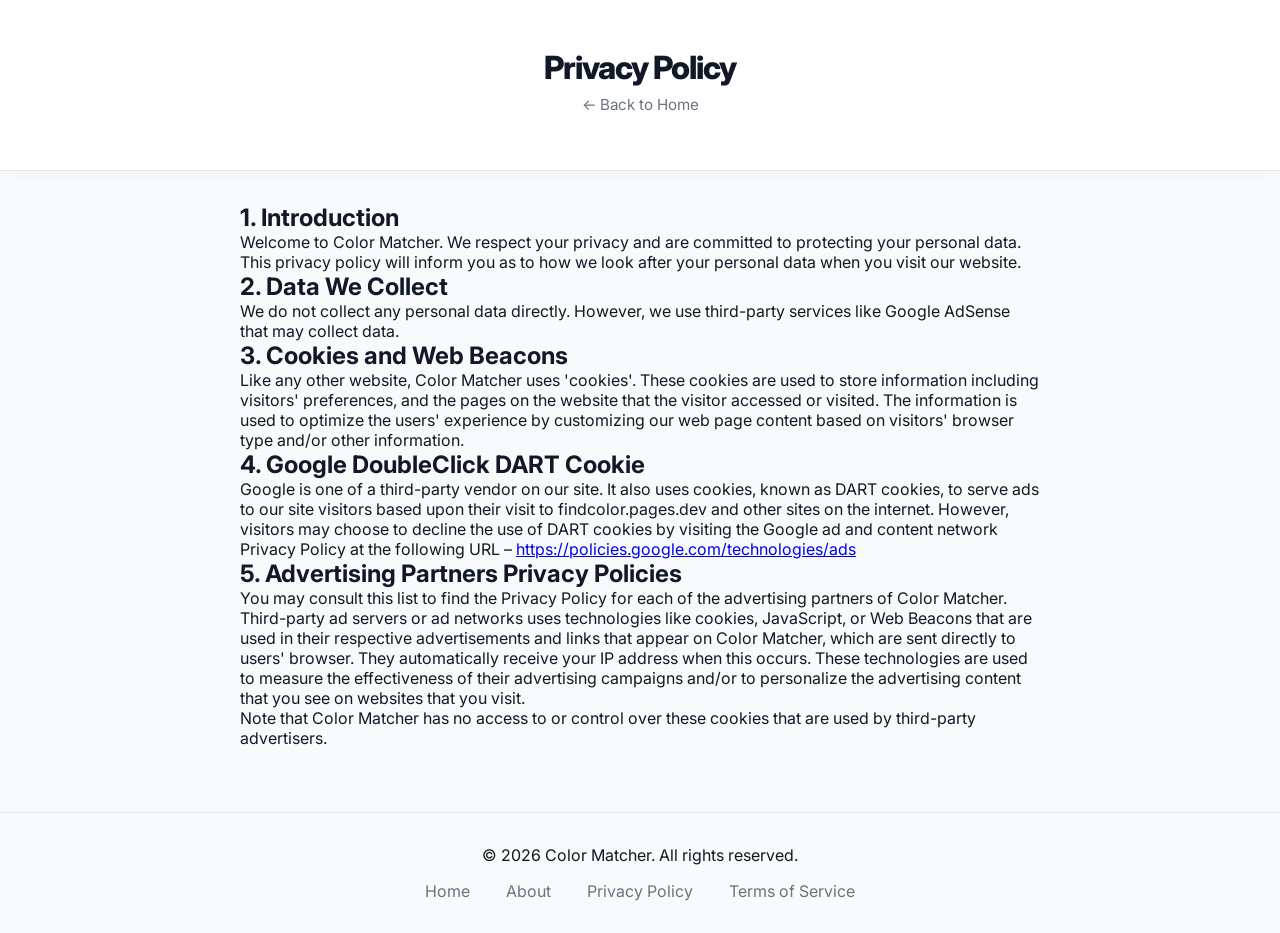
<file: privacy.html>
<!DOCTYPE html>
<html lang="en">
<head>
    <meta charset="UTF-8">
    <!-- Google tag (gtag.js) -->
    <script async src="https://www.googletagmanager.com/gtag/js?id=G-J1C3428MR5"></script>
    <script>
      window.dataLayer = window.dataLayer || [];
      function gtag(){dataLayer.push(arguments);}
      gtag('js', new Date());

      gtag('config', 'G-J1C3428MR5');
    </script>
    <!-- Microsoft Clarity -->
    <script type="text/javascript"> (function(c,l,a,r,i,t,y){ c[a]=c[a]||function(){(c[a].q=c[a].q||[]).push(arguments)}; t=l.createElement(r);t.async=1;t.src="https://www.clarity.ms/tag/"+i; y=l.getElementsByTagName(r)[0];y.parentNode.insertBefore(t,y); })(window, document, "clarity", "script", "v8egon4c35"); </script>
    <meta name="viewport" content="width=device-width, initial-scale=1.0">
    <title>Privacy Policy - Color Matcher</title>
    <link rel="icon" type="image/svg+xml" href="favicon.svg">
    <link rel="stylesheet" href="style.css">
    <link href="https://fonts.googleapis.com/css2?family=Inter:wght@400;600;800&display=swap" rel="stylesheet">
</head>
<body>
    <header class="header">
        <div class="container">
            <h1>Privacy Policy</h1>
            <p class="subtitle"><a href="index.html" style="color: var(--text-secondary); text-decoration: none;">&larr; Back to Home</a></p>
        </div>
    </header>
    <main class="container" style="max-width: 800px; padding: 2rem 0;">
        <h2>1. Introduction</h2>
        <p>Welcome to Color Matcher. We respect your privacy and are committed to protecting your personal data. This privacy policy will inform you as to how we look after your personal data when you visit our website.</p>
        
        <h2>2. Data We Collect</h2>
        <p>We do not collect any personal data directly. However, we use third-party services like Google AdSense that may collect data.</p>
        
        <h2>3. Cookies and Web Beacons</h2>
        <p>Like any other website, Color Matcher uses 'cookies'. These cookies are used to store information including visitors' preferences, and the pages on the website that the visitor accessed or visited. The information is used to optimize the users' experience by customizing our web page content based on visitors' browser type and/or other information.</p>
        
        <h2>4. Google DoubleClick DART Cookie</h2>
        <p>Google is one of a third-party vendor on our site. It also uses cookies, known as DART cookies, to serve ads to our site visitors based upon their visit to findcolor.pages.dev and other sites on the internet. However, visitors may choose to decline the use of DART cookies by visiting the Google ad and content network Privacy Policy at the following URL – <a href="https://policies.google.com/technologies/ads">https://policies.google.com/technologies/ads</a></p>

        <h2>5. Advertising Partners Privacy Policies</h2>
        <p>You may consult this list to find the Privacy Policy for each of the advertising partners of Color Matcher.</p>
        <p>Third-party ad servers or ad networks uses technologies like cookies, JavaScript, or Web Beacons that are used in their respective advertisements and links that appear on Color Matcher, which are sent directly to users' browser. They automatically receive your IP address when this occurs. These technologies are used to measure the effectiveness of their advertising campaigns and/or to personalize the advertising content that you see on websites that you visit.</p>
        <p>Note that Color Matcher has no access to or control over these cookies that are used by third-party advertisers.</p>
    </main>
    <footer style="text-align: center; padding: 2rem; margin-top: 2rem; border-top: 1px solid var(--border-color);">
        <p style="margin-bottom: 1rem;">&copy; 2026 Color Matcher. All rights reserved.</p>
        <nav>
            <a href="index.html" style="color: var(--text-secondary); margin: 0 1rem; text-decoration: none;">Home</a>
            <a href="about.html" style="color: var(--text-secondary); margin: 0 1rem; text-decoration: none;">About</a>
            <a href="privacy.html" style="color: var(--text-secondary); margin: 0 1rem; text-decoration: none;">Privacy Policy</a>
            <a href="terms.html" style="color: var(--text-secondary); margin: 0 1rem; text-decoration: none;">Terms of Service</a>
        </nav>
    </footer>
</body>
</html>
</file>
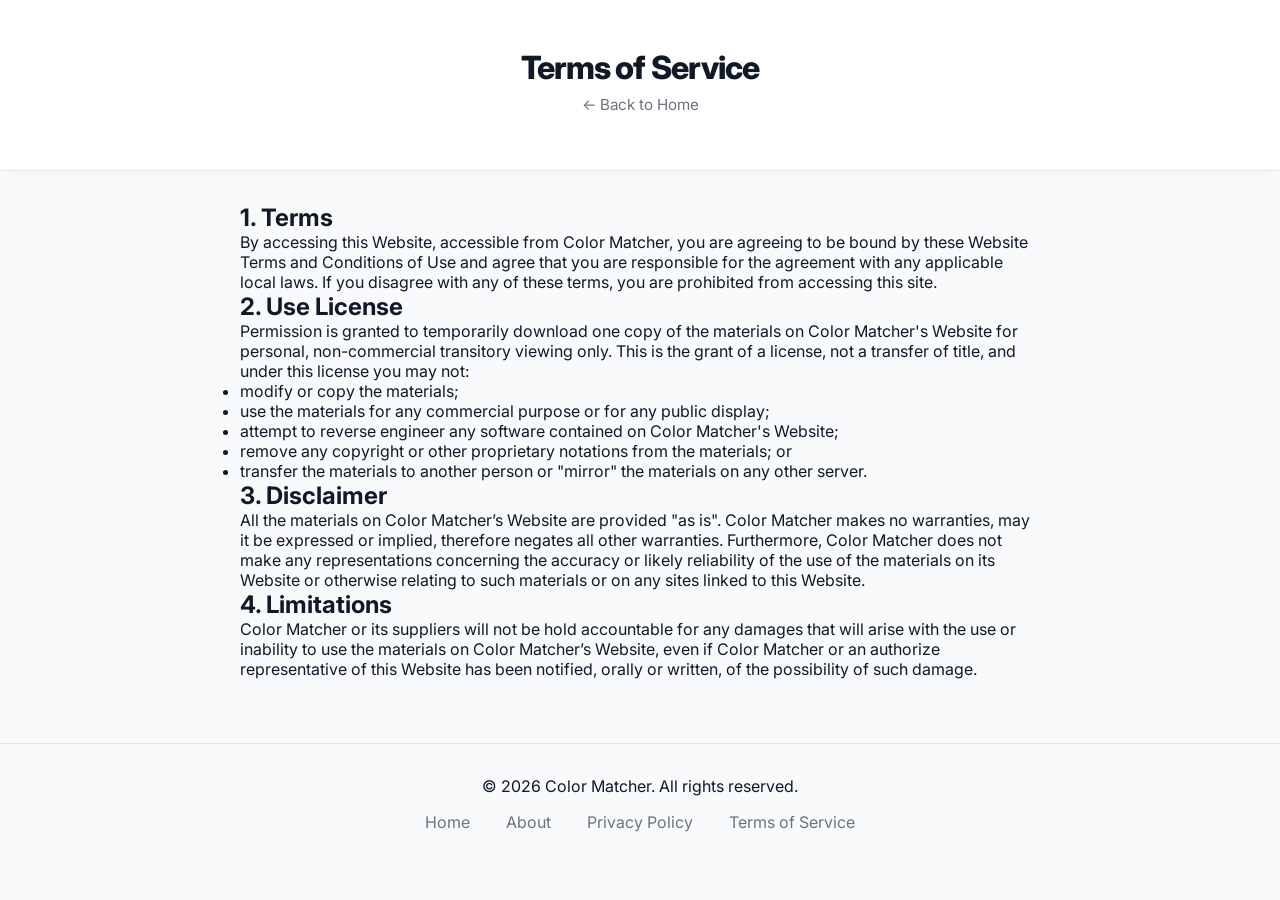
<file: terms.html>
<!DOCTYPE html>
<html lang="en">
<head>
    <meta charset="UTF-8">
    <!-- Google tag (gtag.js) -->
    <script async src="https://www.googletagmanager.com/gtag/js?id=G-J1C3428MR5"></script>
    <script>
      window.dataLayer = window.dataLayer || [];
      function gtag(){dataLayer.push(arguments);}
      gtag('js', new Date());

      gtag('config', 'G-J1C3428MR5');
    </script>
    <!-- Microsoft Clarity -->
    <script type="text/javascript"> (function(c,l,a,r,i,t,y){ c[a]=c[a]||function(){(c[a].q=c[a].q||[]).push(arguments)}; t=l.createElement(r);t.async=1;t.src="https://www.clarity.ms/tag/"+i; y=l.getElementsByTagName(r)[0];y.parentNode.insertBefore(t,y); })(window, document, "clarity", "script", "v8egon4c35"); </script>
    <!-- Google AdSense -->
    <script async src="https://pagead2.googlesyndication.com/pagead/js/adsbygoogle.js?client=ca-pub-6144766552255496" crossorigin="anonymous"></script>

    <meta name="viewport" content="width=device-width, initial-scale=1.0">
    <title>Terms of Service - Color Matcher</title>
    <link rel="icon" type="image/svg+xml" href="favicon.svg">
    <link rel="stylesheet" href="style.css">
    <link href="https://fonts.googleapis.com/css2?family=Inter:wght@400;600;800&display=swap" rel="stylesheet">
</head>
<body>
    <header class="header">
        <div class="container">
            <h1>Terms of Service</h1>
            <p class="subtitle"><a href="index.html" style="color: var(--text-secondary); text-decoration: none;">&larr; Back to Home</a></p>
        </div>
    </header>
    <main class="container" style="max-width: 800px; padding: 2rem 0;">
        <h2>1. Terms</h2>
        <p>By accessing this Website, accessible from Color Matcher, you are agreeing to be bound by these Website Terms and Conditions of Use and agree that you are responsible for the agreement with any applicable local laws. If you disagree with any of these terms, you are prohibited from accessing this site.</p>

        <h2>2. Use License</h2>
        <p>Permission is granted to temporarily download one copy of the materials on Color Matcher's Website for personal, non-commercial transitory viewing only. This is the grant of a license, not a transfer of title, and under this license you may not:</p>
        <ul>
            <li>modify or copy the materials;</li>
            <li>use the materials for any commercial purpose or for any public display;</li>
            <li>attempt to reverse engineer any software contained on Color Matcher's Website;</li>
            <li>remove any copyright or other proprietary notations from the materials; or</li>
            <li>transfer the materials to another person or "mirror" the materials on any other server.</li>
        </ul>

        <h2>3. Disclaimer</h2>
        <p>All the materials on Color Matcher’s Website are provided "as is". Color Matcher makes no warranties, may it be expressed or implied, therefore negates all other warranties. Furthermore, Color Matcher does not make any representations concerning the accuracy or likely reliability of the use of the materials on its Website or otherwise relating to such materials or on any sites linked to this Website.</p>

        <h2>4. Limitations</h2>
        <p>Color Matcher or its suppliers will not be hold accountable for any damages that will arise with the use or inability to use the materials on Color Matcher’s Website, even if Color Matcher or an authorize representative of this Website has been notified, orally or written, of the possibility of such damage.</p>
    </main>
    <footer style="text-align: center; padding: 2rem; margin-top: 2rem; border-top: 1px solid var(--border-color);">
        <p style="margin-bottom: 1rem;">&copy; 2026 Color Matcher. All rights reserved.</p>
        <nav>
            <a href="index.html" style="color: var(--text-secondary); margin: 0 1rem; text-decoration: none;">Home</a>
            <a href="about.html" style="color: var(--text-secondary); margin: 0 1rem; text-decoration: none;">About</a>
            <a href="privacy.html" style="color: var(--text-secondary); margin: 0 1rem; text-decoration: none;">Privacy Policy</a>
            <a href="terms.html" style="color: var(--text-secondary); margin: 0 1rem; text-decoration: none;">Terms of Service</a>
        </nav>
    </footer>
</body>
</html>
</file>
<file: style.css>
:root {
    /* Light Theme (Default) */
    --bg-color: #f9fafb;
    --surface-color: #ffffff;
    --text-color: #111827;
    --text-secondary: #6b7280;
    --border-color: #e5e7eb;
    --primary-color: #3a86ff;
    --font-main: 'Inter', sans-serif;
    --toast-bg: #111827;
    --toast-text: #ffffff;
}

[data-theme="dark"] {
    /* Dark Theme */
    --bg-color: #0f172a;
    --surface-color: #1e293b;
    --text-color: #f8fafc;
    --text-secondary: #94a3b8;
    --border-color: #334155;
    --toast-bg: #f8fafc;
    --toast-text: #0f172a;
}

* {
    margin: 0;
    padding: 0;
    box-sizing: border-box;
}

body {
    font-family: var(--font-main);
    background-color: var(--bg-color);
    color: var(--text-color);
    min-height: 100vh;
    transition: background-color 0.3s, color 0.3s;
}

.container {
    max-width: 1200px;
    margin: 0 auto;
    padding: 0 20px;
}

/* Header */
.header {
    background: var(--surface-color);
    padding: 2rem 0;
    text-align: center;
    border-bottom: 1px solid var(--border-color);
    position: sticky;
    top: 0;
    z-index: 100;
    box-shadow: 0 4px 20px -10px rgba(0,0,0,0.1);
    transition: background-color 0.3s, border-color 0.3s;
}

.header-top {
    display: flex;
    justify-content: flex-end;
    align-items: center;
    gap: 1rem;
    padding: 0 1rem;
    margin-bottom: -1rem; /* Adjust positioning */
    position: relative;
    z-index: 101;
}

.header h1 {
    font-size: 2rem;
    font-weight: 800;
    margin-bottom: 0.5rem;
    letter-spacing: -0.03em;
    padding-top: 1rem;
}

.subtitle {
    color: var(--text-secondary);
    margin-bottom: 1.5rem;
    font-size: 0.95rem;
}

/* Controls (Theme & Lang) */
.theme-btn {
    background: transparent;
    border: 1px solid var(--border-color);
    color: var(--text-color);
    width: 40px;
    height: 40px;
    border-radius: 50%;
    display: flex;
    align-items: center;
    justify-content: center;
    cursor: pointer;
    transition: all 0.2s;
    flex-shrink: 0;
}

.theme-btn:hover {
    background: var(--bg-color);
    transform: rotate(15deg);
}

.lang-select {
    padding: 0.5rem 2rem 0.5rem 1rem;
    border-radius: 20px;
    border: 1px solid var(--border-color);
    background-color: var(--surface-color);
    color: var(--text-color);
    font-family: var(--font-main);
    font-size: 0.875rem;
    cursor: pointer;
    outline: none;
    appearance: none;
    background-image: url("data:image/svg+xml,%3csvg xmlns='http://www.w3.org/2000/svg' fill='none' viewBox='0 0 20 20'%3e%3cpath stroke='%236b7280' stroke-linecap='round' stroke-linejoin='round' stroke-width='1.5' d='M6 8l4 4 4-4'/%3e%3c/svg%3e");
    background-position: right 0.5rem center;
    background-repeat: no-repeat;
    background-size: 1.5em 1.5em;
}

.lang-select:hover {
    border-color: var(--text-secondary);
}

/* Input Group */
.input-group {
    display: flex;
    justify-content: center;
    align-items: center;
    gap: 0.75rem;
}

.input-wrapper {
    display: inline-flex;
    align-items: center;
    background: var(--surface-color);
    border: 2px solid var(--border-color);
    border-radius: 12px;
    padding: 6px;
    transition: all 0.2s;
}

.input-wrapper:focus-within {
    border-color: var(--primary-color);
    box-shadow: 0 0 0 4px rgba(58, 134, 255, 0.1);
}

.color-preview {
    width: 40px;
    height: 40px;
    border-radius: 8px;
    overflow: hidden;
    position: relative;
    border: 1px solid var(--border-color);
    flex-shrink: 0;
}

input[type="color"] {
    position: absolute;
    top: 50%;
    left: 50%;
    transform: translate(-50%, -50%);
    width: 200%;
    height: 200%;
    padding: 0;
    border: none;
    cursor: pointer;
}

input[type="text"] {
    border: none;
    font-size: 1.25rem;
    font-weight: 600;
    font-family: monospace;
    color: var(--text-color);
    width: 120px;
    padding: 0 12px;
    outline: none;
    text-transform: uppercase;
    background: transparent;
}

.copy-btn {
    display: flex;
    align-items: center;
    justify-content: center;
    background: var(--text-color);
    color: var(--surface-color);
    border: none;
    width: 56px; /* Square-ish */
    height: 56px;
    border-radius: 12px;
    font-weight: 700;
    cursor: pointer;
    transition: all 0.2s;
}

.copy-btn:hover {
    opacity: 0.9;
    transform: translateY(-1px);
}

.copy-btn:active {
    transform: translateY(0);
}

/* Grid */
.color-grid {
    display: grid;
    grid-template-columns: repeat(auto-fill, minmax(280px, 1fr));
    gap: 1.5rem;
    padding: 3rem 0;
}

/* Card Design */
.color-card {
    border-radius: 16px;
    overflow: hidden;
    box-shadow: 0 4px 6px -1px rgba(0, 0, 0, 0.1);
    transition: transform 0.3s ease, box-shadow 0.3s ease;
    background: var(--surface-color);
    display: flex;
    flex-direction: column;
    border: 1px solid var(--border-color);
}

.color-card:hover {
    transform: translateY(-5px);
    box-shadow: 0 20px 25px -5px rgba(0, 0, 0, 0.1);
}

.preview-box {
    flex: 1;
    padding: 2rem 1.5rem;
    display: flex;
    flex-direction: column;
    justify-content: center;
    align-items: center;
    text-align: center;
    min-height: 160px;
    position: relative;
    cursor: pointer;
    transition: filter 0.2s;
}

.preview-box:hover {
    filter: brightness(0.95);
}

.preview-text-large {
    font-size: 3.5rem;
    font-weight: 800;
    line-height: 1;
    margin-bottom: 0.5rem;
    letter-spacing: -0.05em;
}

.preview-text-small {
    font-size: 0.875rem;
    font-weight: 600;
    opacity: 0.9;
    letter-spacing: 0.05em;
}

.hex-tag {
    position: absolute;
    bottom: 12px;
    right: 12px;
    font-family: monospace;
    font-size: 0.75rem;
    font-weight: 700;
    padding: 4px 8px;
    border-radius: 6px;
    box-shadow: 0 2px 4px rgba(0,0,0,0.1);
    cursor: pointer;
    transition: transform 0.2s;
    z-index: 10;
}

.hex-tag:hover {
    transform: scale(1.1);
}

/* Toast */
.toast {
    position: fixed;
    bottom: 2rem;
    left: 50%;
    transform: translateX(-50%) translateY(20px);
    background: var(--toast-bg);
    color: var(--toast-text);
    padding: 0.75rem 1.5rem;
    border-radius: 50px;
    opacity: 0;
    visibility: hidden;
    transition: all 0.3s;
    z-index: 200;
    font-weight: 600;
}

.toast.show {
    opacity: 1;
    visibility: visible;
    transform: translateX(-50%) translateY(0);
}

@media (max-width: 640px) {
    .header h1 { font-size: 1.5rem; }
    .input-group { width: 100%; }
    .input-wrapper { flex: 1; }
    .header-top { justify-content: center; margin-bottom: 0.5rem; }
    .lang-select { width: 100%; max-width: 200px; }
}

/* Navigation */
.main-nav {
    display: flex;
    gap: 1.5rem;
    align-items: center;
}

.nav-link {
    text-decoration: none;
    color: var(--text-secondary);
    font-size: 1rem;
    font-weight: 600;
    padding: 0.5rem 0;
    cursor: pointer;
    transition: all 0.2s;
    position: relative;
}

.nav-link:hover {
    color: var(--text-color);
}

.nav-link.active {
    color: var(--primary-color);
}

.nav-link.active::after {
    content: '';
    position: absolute;
    bottom: 0;
    left: 0;
    width: 100%;
    height: 2px;
    background-color: var(--primary-color);
    border-radius: 2px;
}

.hidden {
    display: none !important;
}

.view-section {
    width: 100%;
}
</file>
